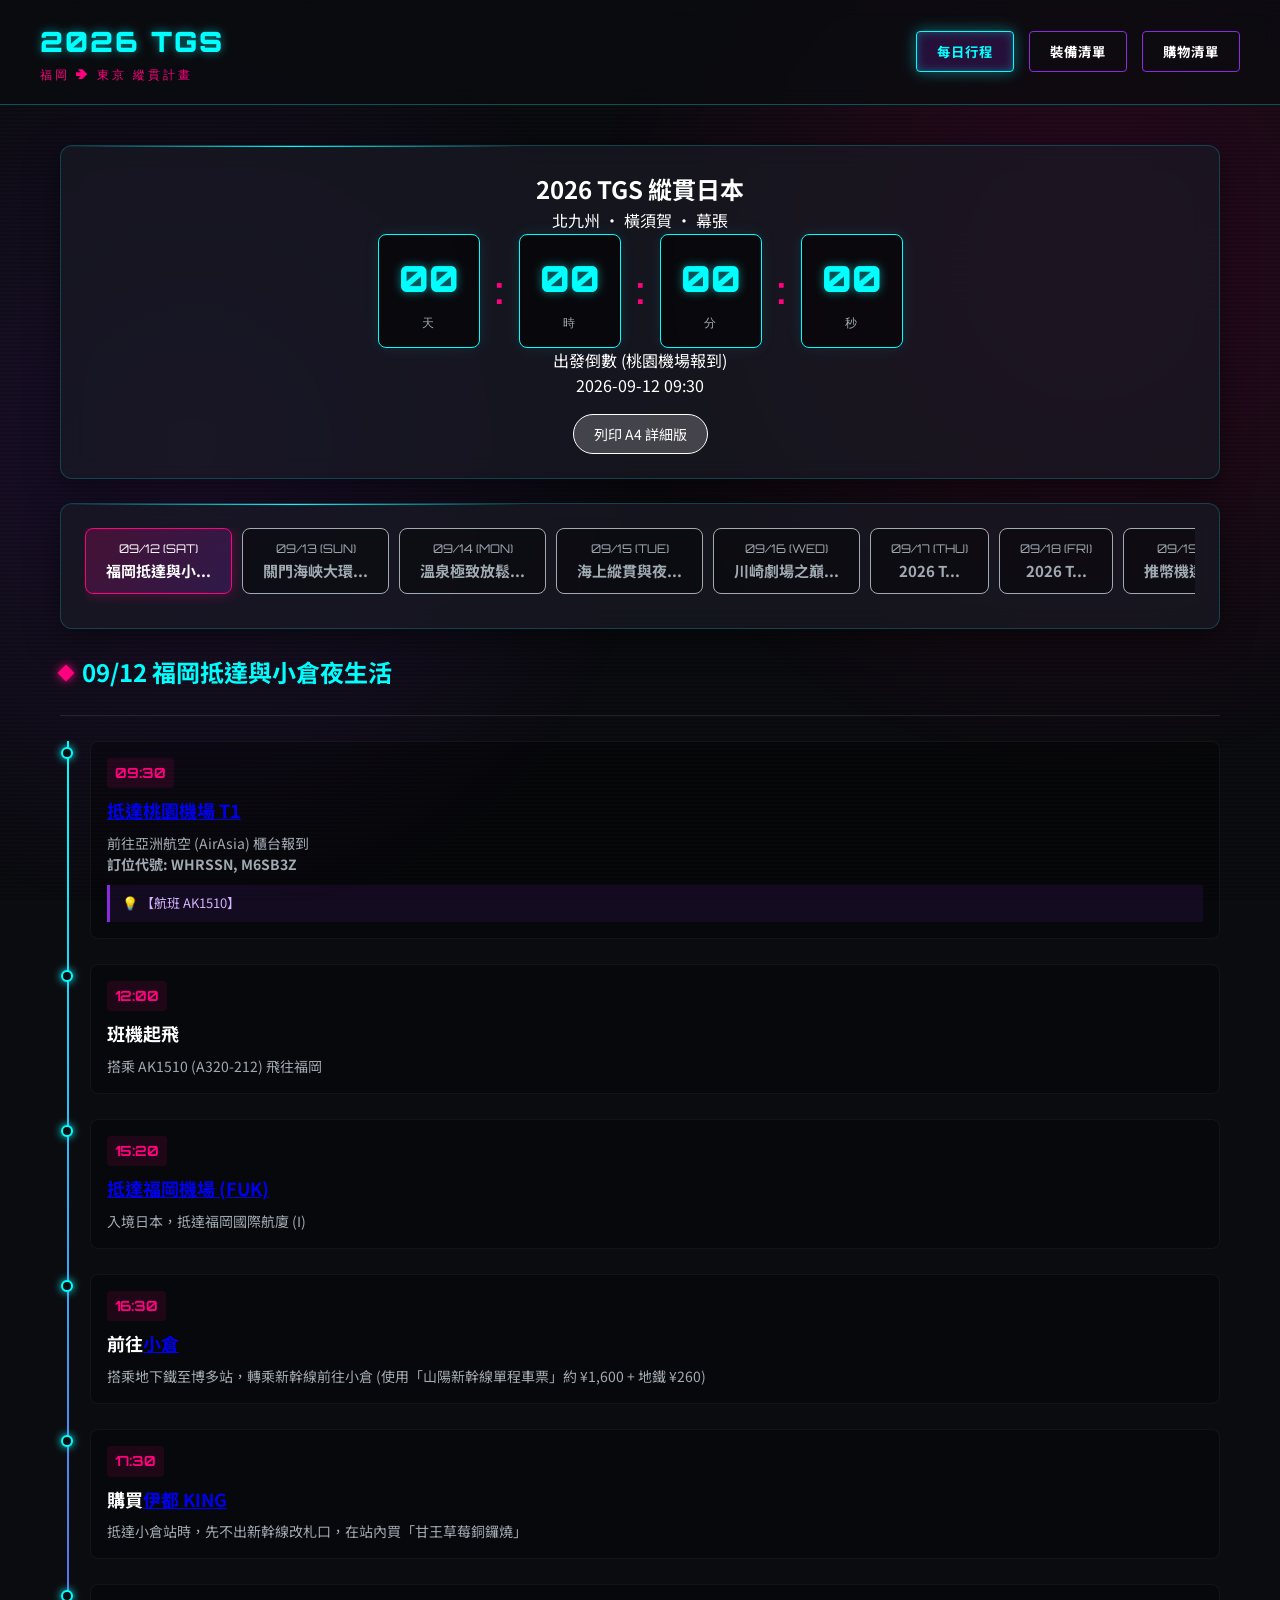
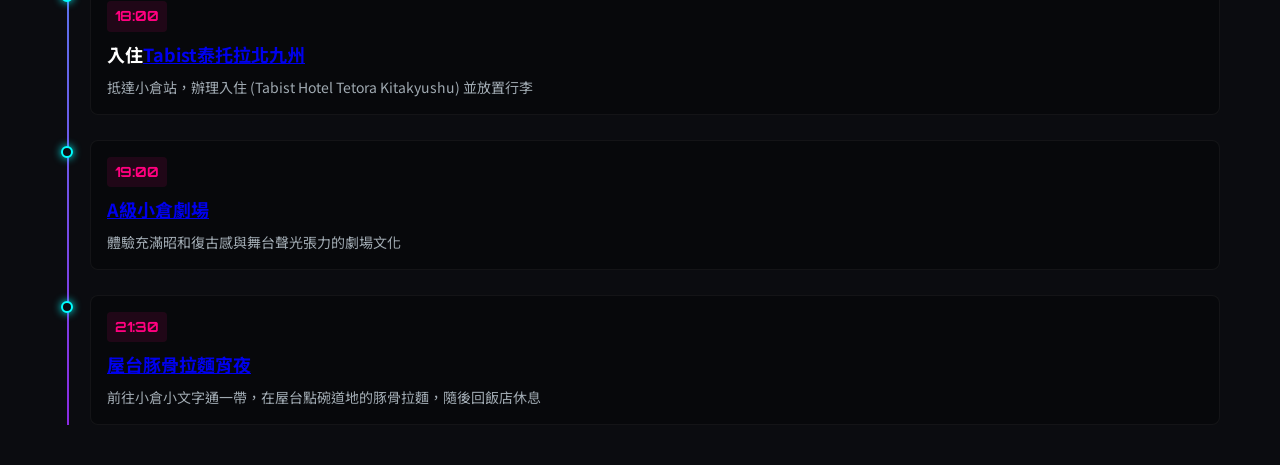
<file: index.html>
<!DOCTYPE html>
<html lang="zh-TW">
<head>
    <meta charset="UTF-8">
    <meta name="viewport" content="width=device-width, initial-scale=1.0">
    <title>2026 TGS 福岡進東京出 行程計畫</title>
    <!-- Google Fonts -->
    <link rel="preconnect" href="https://fonts.googleapis.com">
    <link rel="preconnect" href="https://fonts.gstatic.com" crossorigin>
    <link href="https://fonts.googleapis.com/css2?family=Noto+Sans+TC:wght@300;400;500;700;900&family=Orbitron:wght@400;700;900&display=swap" rel="stylesheet">
    <!-- Main Stylesheet -->
    <link rel="stylesheet" href="./style.css">
</head>
<body>
    <div class="cyber-background"></div>
    <div class="scanlines"></div>

    <header class="header">
        <div class="logo">
            <span class="glitch" data-text="2026 TGS">2026 TGS</span>
            <span class="subtitle">福岡 ➔ 東京 縱貫計畫</span>
        </div>
        <nav class="nav-tabs">
            <button class="tab-btn active" data-target="itinerary-tab">每日行程</button>
            <button class="tab-btn" data-target="checklist-tab">裝備清單</button>
            <button class="tab-btn" data-target="shopping-tab">購物清單</button>
        </nav>
    </header>

    <main class="container">
        <!-- Hero Section -->
        <section class="hero-section">
            <div class="hero-content glass-card">
                <h1>2026 TGS 縱貫日本</h1>
                <p>北九州 • 橫須賀 • 幕張</p>
                <div id="countdown" class="countdown">
                    <div class="time-box"><span id="cd-days">00</span><small>天</small></div><span class="colon">:</span>
                    <div class="time-box"><span id="cd-hours">00</span><small>時</small></div><span class="colon">:</span>
                    <div class="time-box"><span id="cd-mins">00</span><small>分</small></div><span class="colon">:</span>
                    <div class="time-box"><span id="cd-secs">00</span><small>秒</small></div>
                </div>
                <div class="target-date-text">出發倒數 (桃園機場報到)<br>2026-09-12 09:30</div>
                <a href="print.html" target="_blank" class="print-btn" style="display: inline-block; margin-top: 15px; padding: 8px 20px; background: rgba(255,255,255,0.2); border: 1px solid white; color: white; border-radius: 20px; text-decoration: none; font-size: 14px; transition: all 0.3s;"><i class="fas fa-print"></i> 列印 A4 詳細版</a>
            </div>
        </section>

        <!-- Itinerary Tab -->
        <section id="itinerary-tab" class="tab-content active">
            <div class="day-selector-container glass-card">
                <div class="day-selector" id="day-selector">
                    <!-- Day buttons generated by JS -->
                </div>
            </div>
            
            <div class="itinerary-display" id="itinerary-display">
                <!-- Itinerary cards generated by JS -->
            </div>
        </section>

        <!-- Checklist Tab -->
        <section id="checklist-tab" class="tab-content">
            <div class="checklist-container glass-card">
                <h2>裝備確認清單 / Equipment Checklist</h2>
                <div class="progress-container">
                    <div class="progress-bar" id="checklist-progress"></div>
                </div>
                <div class="checklist-categories" id="checklist-categories">
                    <!-- Checklists generated by JS -->
                </div>
            </div>
        </section>

        <!-- Shopping Tab -->
        <section id="shopping-tab" class="tab-content">
            <div class="shopping-container glass-card">
                <h2>戰利品與購物清單 / Shopping List</h2>
                <div class="shopping-grid" id="shopping-list">
                    <!-- Shopping items generated by JS -->
                </div>
            </div>
        </section>
    </main>

    <script src="./app.js"></script>
</body>
</html>
</file>
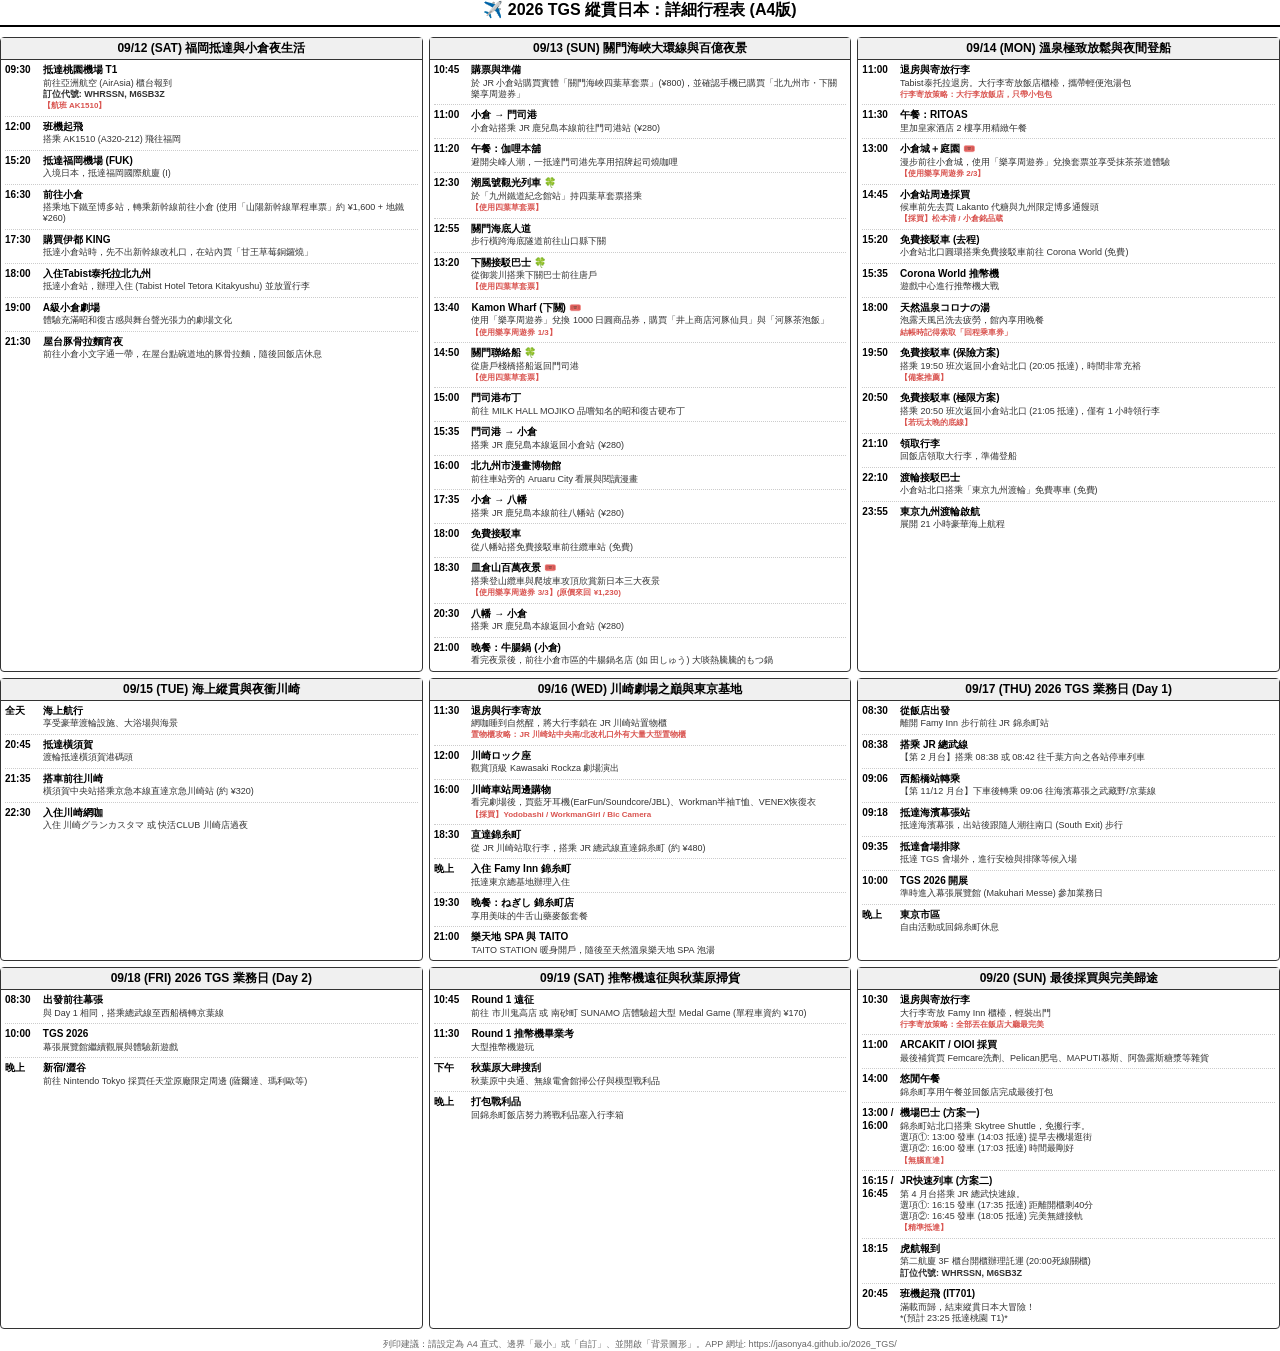
<file: print.html>
<!DOCTYPE html>
<html lang="zh-TW">
<head>
<meta charset="UTF-8">
<title>2026 TGS 詳細行程表 (A4 列印專用)</title>
<style>
    @page { size: A4 portrait; margin: 8mm; }
    body { font-family: 'Helvetica Neue', Arial, '微軟正黑體', sans-serif; font-size: 10px; line-height: 1.25; margin: 0; padding: 0; color: #000; }
    h1 { font-size: 16px; text-align: center; margin: 0 0 10px 0; border-bottom: 2px solid #000; padding-bottom: 5px; }
    .grid-container {
        display: grid;
        grid-template-columns: repeat(3, 1fr);
        gap: 6px;
    }
    .day-card {
        border: 1px solid #333;
        padding: 4px;
        border-radius: 4px;
        break-inside: avoid;
    }
    .day-title {
        font-size: 12px;
        font-weight: bold;
        background-color: #f0f0f0;
        padding: 3px;
        margin: -4px -4px 4px -4px;
        border-bottom: 1px solid #333;
        text-align: center;
        -webkit-print-color-adjust: exact;
        print-color-adjust: exact;
    }
    .item { margin-bottom: 4px; padding-bottom: 4px; border-bottom: 1px dotted #ccc; }
    .item:last-child { border-bottom: none; margin-bottom: 0; padding-bottom: 0; }
    .time { font-weight: bold; color: #000; display: inline-block; width: 35px; vertical-align: top; }
    .content { display: inline-block; width: calc(100% - 40px); }
    .title { font-weight: bold; color: #000; display: block; font-size: 10px;}
    .desc { display: block; color: #333; margin-top: 1px; font-size: 9px; }
    .note { display: block; color: #d9534f; font-size: 8px; font-weight: bold; margin-top: 1px; }
    a { color: inherit; text-decoration: none; }
    .footer { text-align: center; font-size: 9px; margin-top: 10px; color: #666; }
</style>
</head>
<body>
    <h1>✈️ 2026 TGS 縱貫日本：詳細行程表 (A4版)</h1>
    <div class="grid-container" id="print-container"></div>
    <div class="footer">列印建議：請設定為 A4 直式、邊界「最小」或「自訂」、並開啟「背景圖形」。APP 網址: https://jasonya4.github.io/2026_TGS/</div>

    <script src="app.js"></script>
    <script>
        document.addEventListener('DOMContentLoaded', () => {
            const container = document.getElementById('print-container');
            itineraryData.forEach(day => {
                let html = `<div class="day-card">
                    <div class="day-title">${day.date} (${day.day}) ${day.title}</div>`;
                
                day.items.forEach(item => {
                    let cleanTitle = item.title.replace(/<\/?[^>]+(>|$)/g, ""); 
                    html += `
                        <div class="item">
                            <span class="time">${item.time}</span>
                            <div class="content">
                                <span class="title">${cleanTitle}</span>
                                <span class="desc">${item.desc}</span>
                                ${item.note ? `<span class="note">${item.note}</span>` : ''}
                            </div>
                        </div>
                    `;
                });
                
                html += `</div>`;
                container.innerHTML += html;
            });
        });
    </script>
</body>
</html>
</file>
<file: style.css>
:root {
    --bg-color: #0b0c10;
    --surface-color: rgba(25, 27, 36, 0.7);
    --surface-solid: #191b24;
    --neon-cyan: #00ffff;
    --neon-pink: #ff007f;
    --neon-purple: #8a2be2;
    --text-primary: #ffffff;
    --text-secondary: #a0aab2;
    --border-radius: 12px;
    --glass-border: 1px solid rgba(0, 255, 255, 0.2);
    --glass-shadow: 0 8px 32px 0 rgba(0, 0, 0, 0.5);
}

* {
    margin: 0;
    padding: 0;
    box-sizing: border-box;
}

body {
    font-family: 'Noto Sans TC', sans-serif;
    background-color: var(--bg-color);
    color: var(--text-primary);
    line-height: 1.6;
    overflow-x: hidden;
    min-height: 100vh;
}

/* Background Effects */
.cyber-background {
    position: fixed;
    top: 0;
    left: 0;
    width: 100vw;
    height: 100vh;
    background: 
        radial-gradient(circle at 15% 50%, rgba(138, 43, 226, 0.15), transparent 40%),
        radial-gradient(circle at 85% 30%, rgba(255, 0, 127, 0.15), transparent 40%);
    z-index: -2;
}

.scanlines {
    position: fixed;
    top: 0;
    left: 0;
    width: 100vw;
    height: 100vh;
    background: linear-gradient(
        to bottom,
        rgba(255,255,255,0),
        rgba(255,255,255,0) 50%,
        rgba(0,0,0,0.1) 50%,
        rgba(0,0,0,0.1)
    );
    background-size: 100% 4px;
    z-index: -1;
    pointer-events: none;
}

/* Glassmorphism utility */
.glass-card {
    background: var(--surface-color);
    backdrop-filter: blur(12px);
    -webkit-backdrop-filter: blur(12px);
    border: var(--glass-border);
    border-radius: var(--border-radius);
    box-shadow: var(--glass-shadow);
    padding: 24px;
    margin-bottom: 24px;
    position: relative;
    overflow: hidden;
}

.glass-card::before {
    content: '';
    position: absolute;
    top: 0;
    left: 0;
    width: 40%;
    height: 1px;
    background: linear-gradient(90deg, transparent, var(--neon-cyan), transparent);
}

/* Header & Nav */
.header {
    display: flex;
    justify-content: space-between;
    align-items: center;
    padding: 20px 40px;
    background: rgba(11, 12, 16, 0.8);
    backdrop-filter: blur(10px);
    border-bottom: 1px solid rgba(0, 255, 255, 0.3);
    position: sticky;
    top: 0;
    z-index: 100;
}

.logo {
    display: flex;
    flex-direction: column;
}

.logo .glitch {
    font-family: 'Orbitron', sans-serif;
    font-size: 28px;
    font-weight: 900;
    color: var(--neon-cyan);
    text-shadow: 0 0 10px rgba(0, 255, 255, 0.5);
    position: relative;
    letter-spacing: 2px;
}

.logo .subtitle {
    font-size: 12px;
    color: var(--neon-pink);
    letter-spacing: 3px;
    text-transform: uppercase;
    font-family: 'Orbitron', sans-serif;
}

.nav-tabs {
    display: flex;
    gap: 15px;
}

.tab-btn {
    background: transparent;
    border: 1px solid var(--neon-purple);
    color: var(--text-primary);
    padding: 10px 20px;
    border-radius: 4px;
    cursor: pointer;
    font-family: 'Noto Sans TC', sans-serif;
    font-weight: 700;
    transition: all 0.3s ease;
    text-transform: uppercase;
    letter-spacing: 1px;
    position: relative;
    overflow: hidden;
}

.tab-btn:hover {
    box-shadow: 0 0 15px rgba(138, 43, 226, 0.5);
}

.tab-btn.active {
    background: rgba(138, 43, 226, 0.2);
    border-color: var(--neon-cyan);
    box-shadow: inset 0 0 10px rgba(0, 255, 255, 0.3), 0 0 15px rgba(0, 255, 255, 0.4);
    color: var(--neon-cyan);
}

/* Main Container */
.container {
    max-width: 1200px;
    margin: 40px auto;
    padding: 0 20px;
}

.tab-content {
    display: none;
    animation: fadeIn 0.5s ease;
}

.tab-content.active {
    display: block;
}

@keyframes fadeIn {
    from { opacity: 0; transform: translateY(10px); }
    to { opacity: 1; transform: translateY(0); }
}

/* Countdown */
.hero-section {
    text-align: center;
}

.countdown-container h2 {
    font-family: 'Orbitron', sans-serif;
    color: var(--neon-pink);
    margin-bottom: 20px;
    text-transform: uppercase;
    letter-spacing: 2px;
}

.countdown {
    display: flex;
    justify-content: center;
    align-items: center;
    gap: 15px;
    font-family: 'Orbitron', sans-serif;
}

.time-box {
    background: rgba(0, 0, 0, 0.6);
    border: 1px solid var(--neon-cyan);
    border-radius: 8px;
    padding: 15px 20px;
    min-width: 100px;
    display: flex;
    flex-direction: column;
    box-shadow: 0 0 15px rgba(0, 255, 255, 0.1);
}

.time-box span {
    font-size: 36px;
    font-weight: 900;
    color: var(--neon-cyan);
    text-shadow: 0 0 10px rgba(0, 255, 255, 0.5);
}

.time-box small {
    font-size: 12px;
    color: var(--text-secondary);
    letter-spacing: 2px;
    margin-top: 5px;
}

.colon {
    font-size: 36px;
    font-weight: 700;
    color: var(--neon-pink);
    animation: blink 1s infinite;
}

@keyframes blink {
    0%, 100% { opacity: 1; }
    50% { opacity: 0; }
}

.target-date {
    margin-top: 15px;
    font-family: 'Orbitron', sans-serif;
    color: var(--text-secondary);
    font-size: 14px;
    letter-spacing: 1px;
}

/* Itinerary Styles */
.day-selector {
    display: flex;
    overflow-x: auto;
    gap: 10px;
    padding-bottom: 10px;
    scrollbar-width: thin;
    scrollbar-color: var(--neon-purple) rgba(0,0,0,0.3);
}

.day-selector::-webkit-scrollbar {
    height: 6px;
}

.day-selector::-webkit-scrollbar-thumb {
    background: var(--neon-purple);
    border-radius: 3px;
}

.day-btn {
    flex: 0 0 auto;
    background: rgba(0,0,0,0.4);
    border: 1px solid var(--text-secondary);
    color: var(--text-secondary);
    padding: 12px 20px;
    border-radius: 8px;
    cursor: pointer;
    font-family: 'Noto Sans TC', sans-serif;
    display: flex;
    flex-direction: column;
    align-items: center;
    transition: all 0.3s ease;
}

.day-btn .day-date {
    font-size: 12px;
    font-family: 'Orbitron', sans-serif;
    margin-bottom: 4px;
}

.day-btn .day-title {
    font-weight: 700;
    font-size: 15px;
}

.day-btn:hover {
    border-color: var(--neon-pink);
    color: #fff;
}

.day-btn.active {
    background: linear-gradient(135deg, rgba(255, 0, 127, 0.2), rgba(138, 43, 226, 0.2));
    border-color: var(--neon-pink);
    color: #fff;
    box-shadow: 0 0 15px rgba(255, 0, 127, 0.3);
}

/* Itinerary Details */
.day-header {
    margin-bottom: 25px;
    padding-bottom: 15px;
    border-bottom: 1px solid rgba(255, 255, 255, 0.1);
}

.day-header h3 {
    font-size: 24px;
    color: var(--neon-cyan);
    margin-bottom: 8px;
    display: flex;
    align-items: center;
    gap: 10px;
}

.day-header h3::before {
    content: '';
    display: block;
    width: 12px;
    height: 12px;
    background: var(--neon-pink);
    box-shadow: 0 0 10px var(--neon-pink);
    transform: rotate(45deg);
}

.timeline {
    position: relative;
    padding-left: 30px;
}

.timeline::before {
    content: '';
    position: absolute;
    left: 7px;
    top: 0;
    bottom: 0;
    width: 2px;
    background: linear-gradient(to bottom, var(--neon-cyan), var(--neon-purple));
}

.timeline-item {
    position: relative;
    margin-bottom: 25px;
}

.timeline-item:last-child {
    margin-bottom: 0;
}

.timeline-dot {
    position: absolute;
    left: -29px;
    top: 6px;
    width: 12px;
    height: 12px;
    border-radius: 50%;
    background: var(--bg-color);
    border: 2px solid var(--neon-cyan);
    box-shadow: 0 0 8px var(--neon-cyan);
    z-index: 1;
}

.timeline-content {
    background: rgba(0, 0, 0, 0.3);
    border: 1px solid rgba(255, 255, 255, 0.05);
    border-radius: 8px;
    padding: 16px;
    transition: transform 0.3s ease, border-color 0.3s ease;
}

.timeline-content:hover {
    transform: translateX(5px);
    border-color: rgba(0, 255, 255, 0.3);
    background: rgba(0, 0, 0, 0.5);
}

.time-badge {
    display: inline-block;
    font-family: 'Orbitron', sans-serif;
    color: var(--neon-pink);
    font-size: 14px;
    font-weight: 700;
    margin-bottom: 8px;
    background: rgba(255, 0, 127, 0.1);
    padding: 4px 8px;
    border-radius: 4px;
}

.item-title {
    font-size: 18px;
    font-weight: 700;
    margin-bottom: 8px;
    color: #fff;
}

.item-desc {
    color: var(--text-secondary);
    font-size: 14px;
    line-height: 1.5;
}

.item-note {
    margin-top: 10px;
    padding: 8px 12px;
    background: rgba(138, 43, 226, 0.1);
    border-left: 3px solid var(--neon-purple);
    font-size: 13px;
    color: #d1b3ff;
}

/* Checklist Styles */
.checklist-container h2 {
    color: var(--neon-cyan);
    margin-bottom: 20px;
    font-family: 'Orbitron', sans-serif, 'Noto Sans TC';
}

.progress-container {
    height: 6px;
    background: rgba(255,255,255,0.1);
    border-radius: 3px;
    margin-bottom: 30px;
    overflow: hidden;
}

.progress-bar {
    height: 100%;
    background: linear-gradient(90deg, var(--neon-cyan), var(--neon-purple));
    width: 0%;
    transition: width 0.5s ease;
    box-shadow: 0 0 10px rgba(0, 255, 255, 0.5);
}

.category-block {
    margin-bottom: 30px;
}

.category-block h3 {
    color: var(--neon-pink);
    margin-bottom: 15px;
    font-size: 18px;
    display: flex;
    align-items: center;
    gap: 10px;
}

.category-block h3::after {
    content: '';
    flex-grow: 1;
    height: 1px;
    background: rgba(255, 0, 127, 0.3);
}

.check-item {
    display: flex;
    align-items: center;
    padding: 12px 15px;
    background: rgba(0,0,0,0.3);
    border: 1px solid rgba(255,255,255,0.05);
    border-radius: 6px;
    margin-bottom: 8px;
    cursor: pointer;
    transition: all 0.2s;
}

.check-item:hover {
    background: rgba(255,255,255,0.05);
}

.check-item input[type="checkbox"] {
    appearance: none;
    -webkit-appearance: none;
    width: 20px;
    height: 20px;
    border: 2px solid var(--text-secondary);
    border-radius: 4px;
    margin-right: 15px;
    cursor: pointer;
    position: relative;
    outline: none;
    transition: all 0.3s;
}

.check-item input[type="checkbox"]:checked {
    border-color: var(--neon-cyan);
    background-color: rgba(0, 255, 255, 0.2);
}

.check-item input[type="checkbox"]:checked::after {
    content: '✔';
    position: absolute;
    color: var(--neon-cyan);
    font-size: 14px;
    top: 50%;
    left: 50%;
    transform: translate(-50%, -50%);
}

.check-item span {
    font-size: 15px;
    transition: color 0.3s;
}

.check-item input[type="checkbox"]:checked + span {
    color: var(--text-secondary);
    text-decoration: line-through;
}

/* Responsive */
@media (max-width: 768px) {
    .header {
        flex-direction: column;
        padding: 15px 20px;
        gap: 15px;
    }
    
    .countdown {
        flex-wrap: wrap;
    }
    
    .time-box {
        min-width: 70px;
        padding: 10px;
    }
    
    .time-box span {
        font-size: 24px;
    }
}

/* Shopping List Styles */
.shopping-container {
    margin-top: 20px;
}

.shopping-container h2 {
    color: var(--neon-pink);
    font-family: 'Orbitron', sans-serif;
    text-transform: uppercase;
    letter-spacing: 2px;
    margin-bottom: 25px;
    border-bottom: 1px solid rgba(255, 0, 255, 0.3);
    padding-bottom: 10px;
    text-shadow: 0 0 10px rgba(255, 0, 255, 0.5);
}

.shopping-grid {
    display: grid;
    grid-template-columns: repeat(auto-fill, minmax(300px, 1fr));
    gap: 20px;
}

.shopping-card {
    background: rgba(10, 10, 20, 0.6);
    border: 1px solid rgba(255, 0, 255, 0.3);
    border-radius: 8px;
    padding: 20px;
    position: relative;
    overflow: hidden;
    transition: all 0.3s ease;
    display: flex;
    flex-direction: column;
}

.shopping-card:hover {
    transform: translateY(-5px);
    box-shadow: 0 5px 15px rgba(255, 0, 255, 0.2);
    border-color: var(--neon-pink);
}

.shopping-card::before {
    content: '';
    position: absolute;
    top: 0;
    left: 0;
    width: 3px;
    height: 100%;
    background: var(--neon-pink);
    box-shadow: 0 0 10px var(--neon-pink);
}

.shopping-header {
    display: flex;
    justify-content: space-between;
    align-items: flex-start;
    margin-bottom: 15px;
    border-bottom: 1px dashed rgba(255, 0, 255, 0.3);
    padding-bottom: 10px;
}

.shopping-time {
    font-family: 'Orbitron', sans-serif;
    color: var(--neon-cyan);
    font-weight: 700;
    font-size: 14px;
}

.shopping-location {
    color: var(--neon-purple);
    font-size: 14px;
    font-weight: bold;
    text-align: right;
}

.shopping-items {
    list-style-type: none;
    padding: 0;
    margin: 0 0 15px 0;
    flex-grow: 1;
}

.shopping-items li {
    position: relative;
    padding-left: 20px;
    margin-bottom: 8px;
    line-height: 1.4;
}

.shopping-items li::before {
    content: '▶';
    position: absolute;
    left: 0;
    top: 2px;
    color: var(--neon-cyan);
    font-size: 10px;
}

.shopping-note {
    font-size: 13px;
    color: var(--text-secondary);
    background: rgba(0, 0, 0, 0.5);
    padding: 10px;
    border-radius: 4px;
    border-left: 2px solid var(--neon-cyan);
}

.shopping-items a {
    color: var(--neon-cyan);
    text-decoration: none;
    transition: all 0.3s ease;
    border-bottom: 1px dashed var(--neon-cyan);
}

.shopping-items a:hover {
    color: var(--neon-pink);
    border-bottom-color: var(--neon-pink);
    text-shadow: 0 0 8px var(--neon-pink);
}

/* Map Links Styling */
.timeline-item h4 a,
.shopping-location a,
.shopping-note a {
    color: var(--neon-cyan);
    text-decoration: none;
    position: relative;
    padding-right: 20px;
    transition: all 0.3s ease;
}

.timeline-item h4 a::after,
.shopping-location a::after,
.shopping-note a::after {
    content: '📍';
    position: absolute;
    right: 0;
    top: 50%;
    transform: translateY(-50%);
    font-size: 14px;
    opacity: 0.8;
    transition: all 0.3s ease;
}

.timeline-item h4 a:hover,
.shopping-location a:hover,
.shopping-note a:hover {
    color: var(--neon-pink);
    text-shadow: 0 0 8px var(--neon-pink);
}

.timeline-item h4 a:hover::after,
.shopping-location a:hover::after,
.shopping-note a:hover::after {
    opacity: 1;
    transform: translateY(-50%) scale(1.2);
    filter: drop-shadow(0 0 5px var(--neon-pink));
}
</file>
